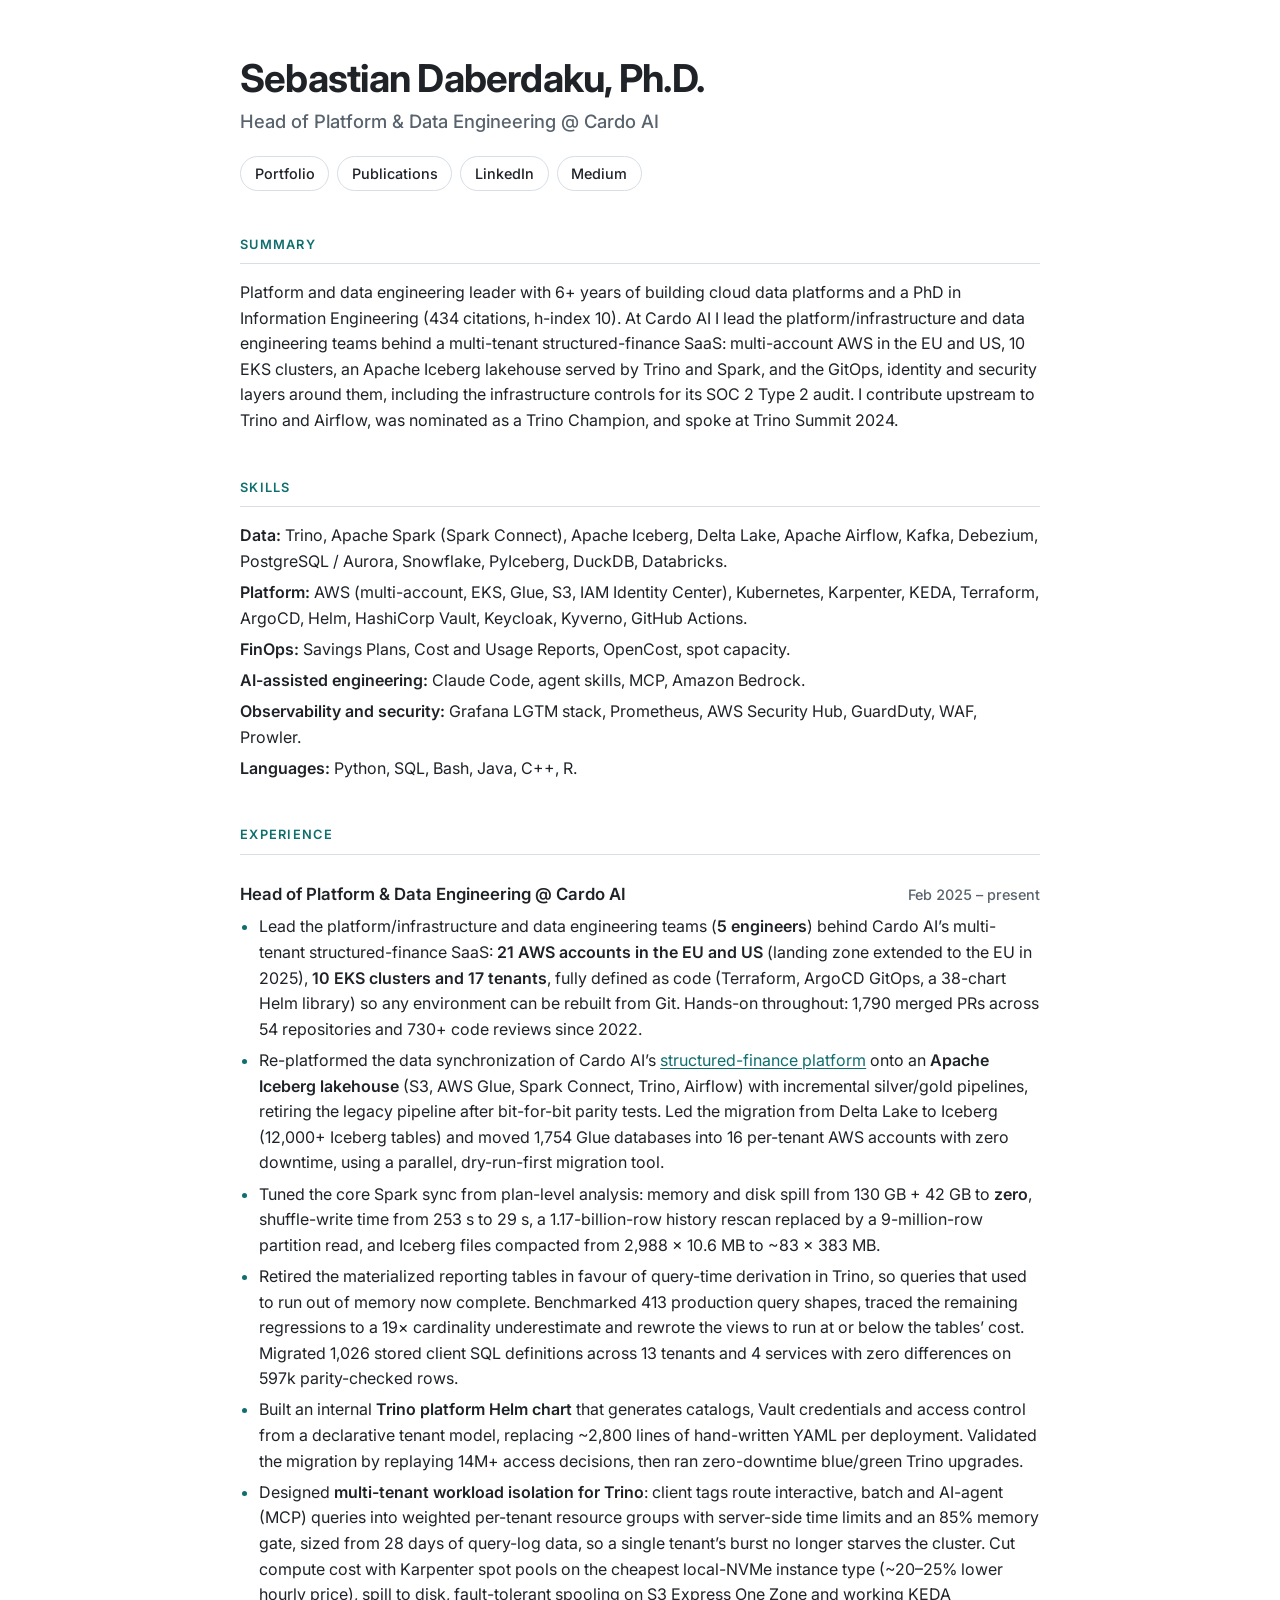
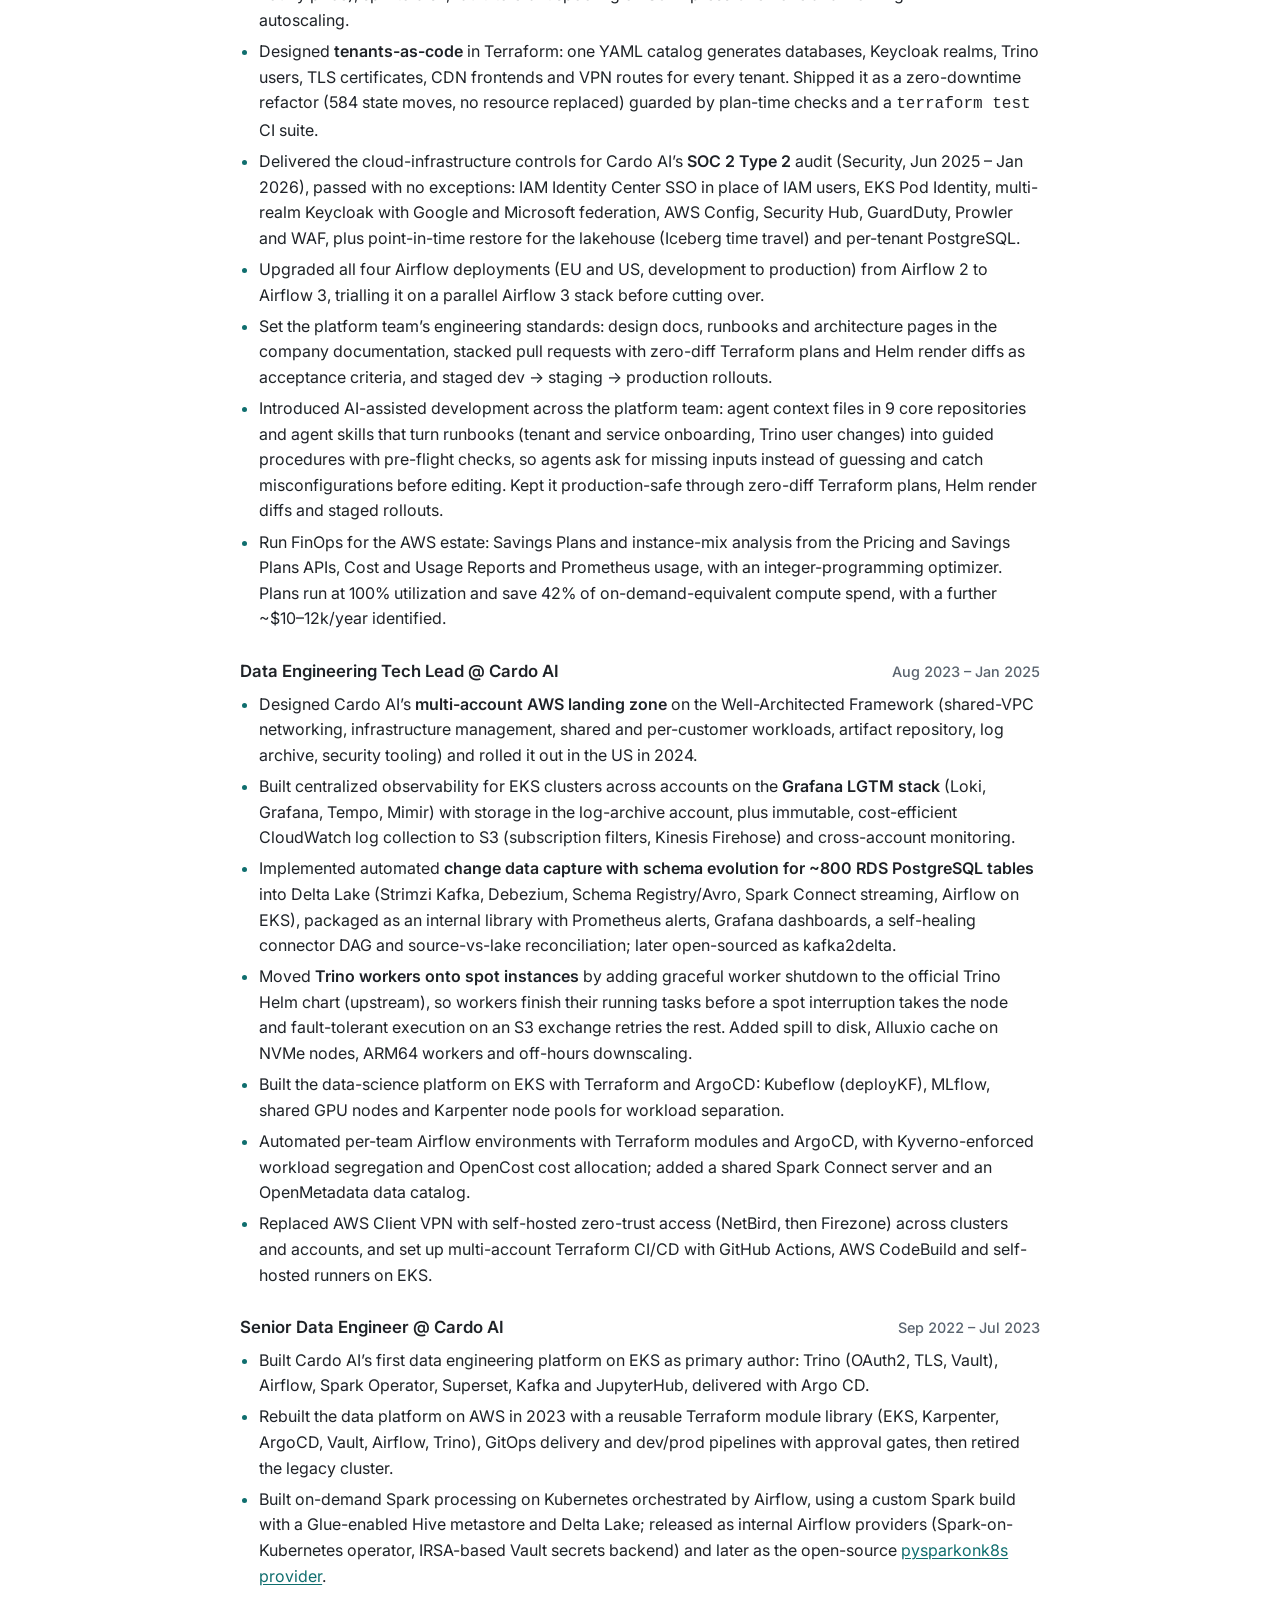
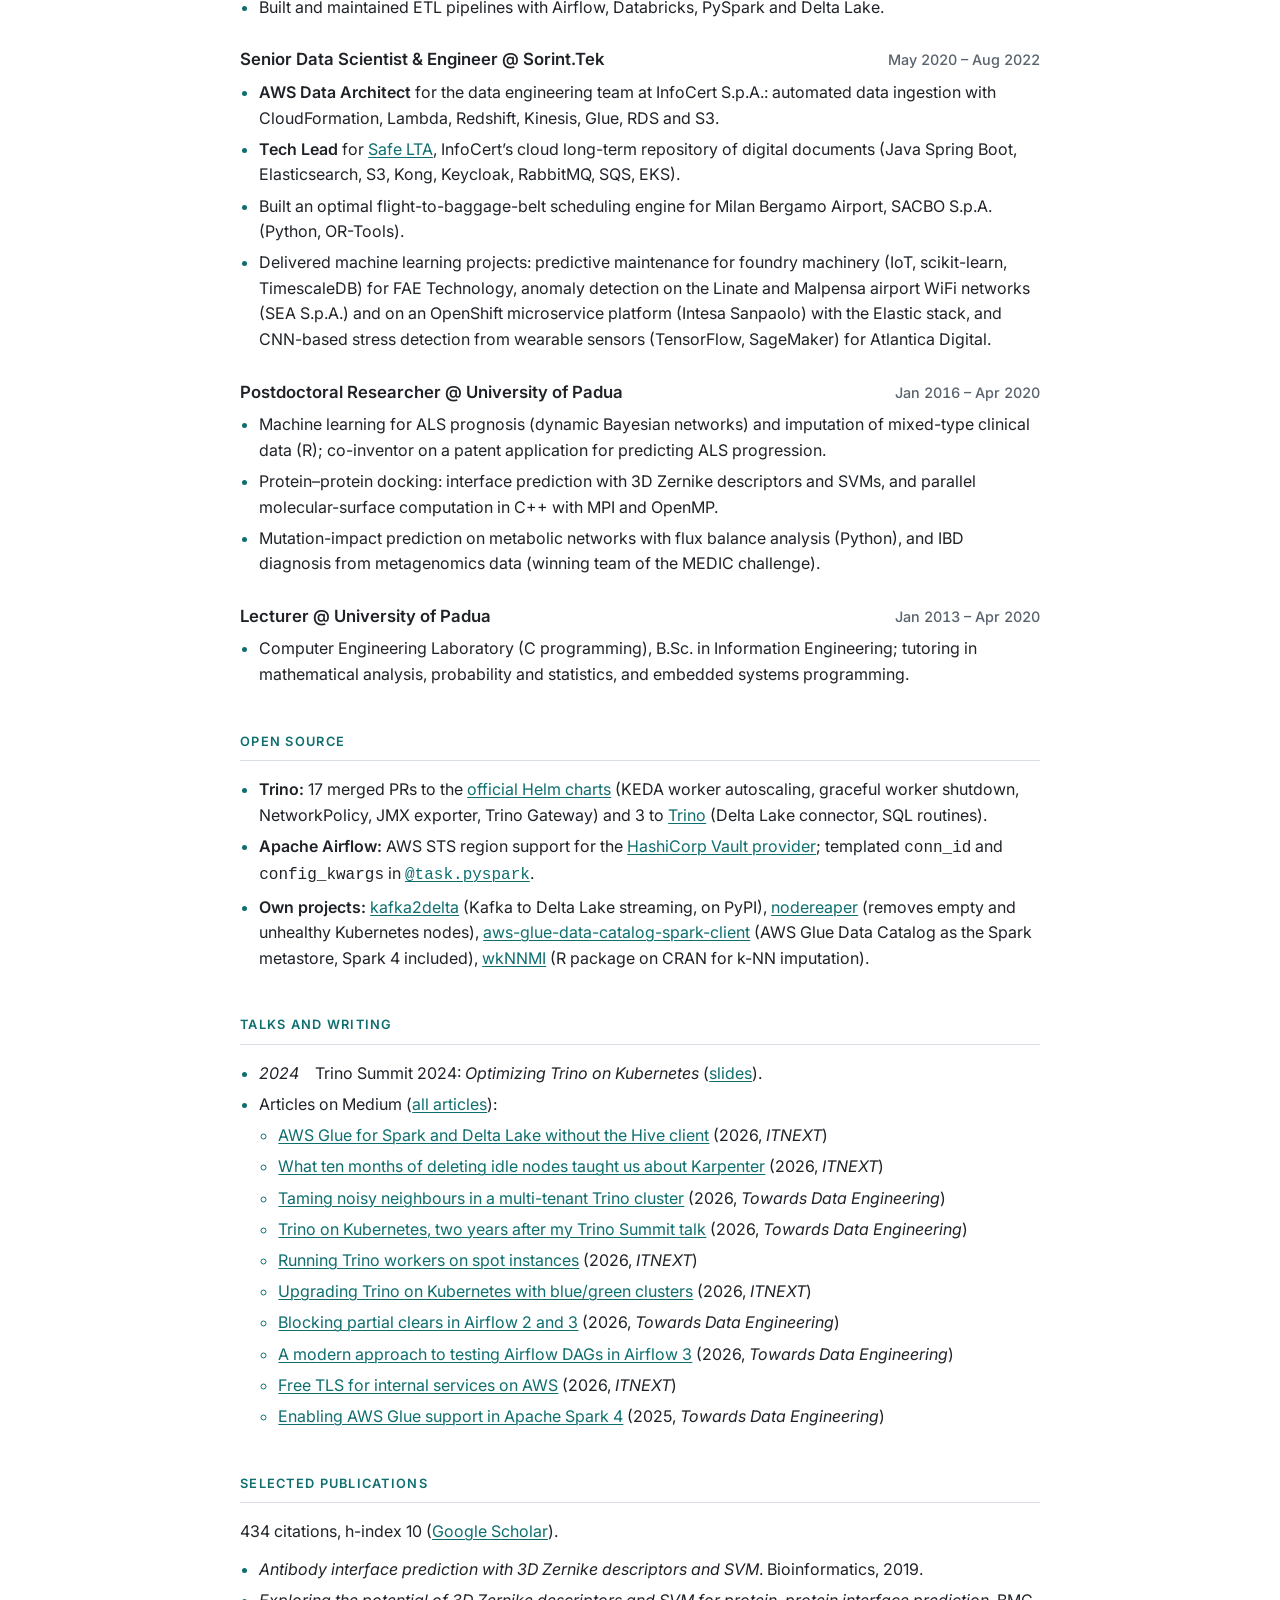
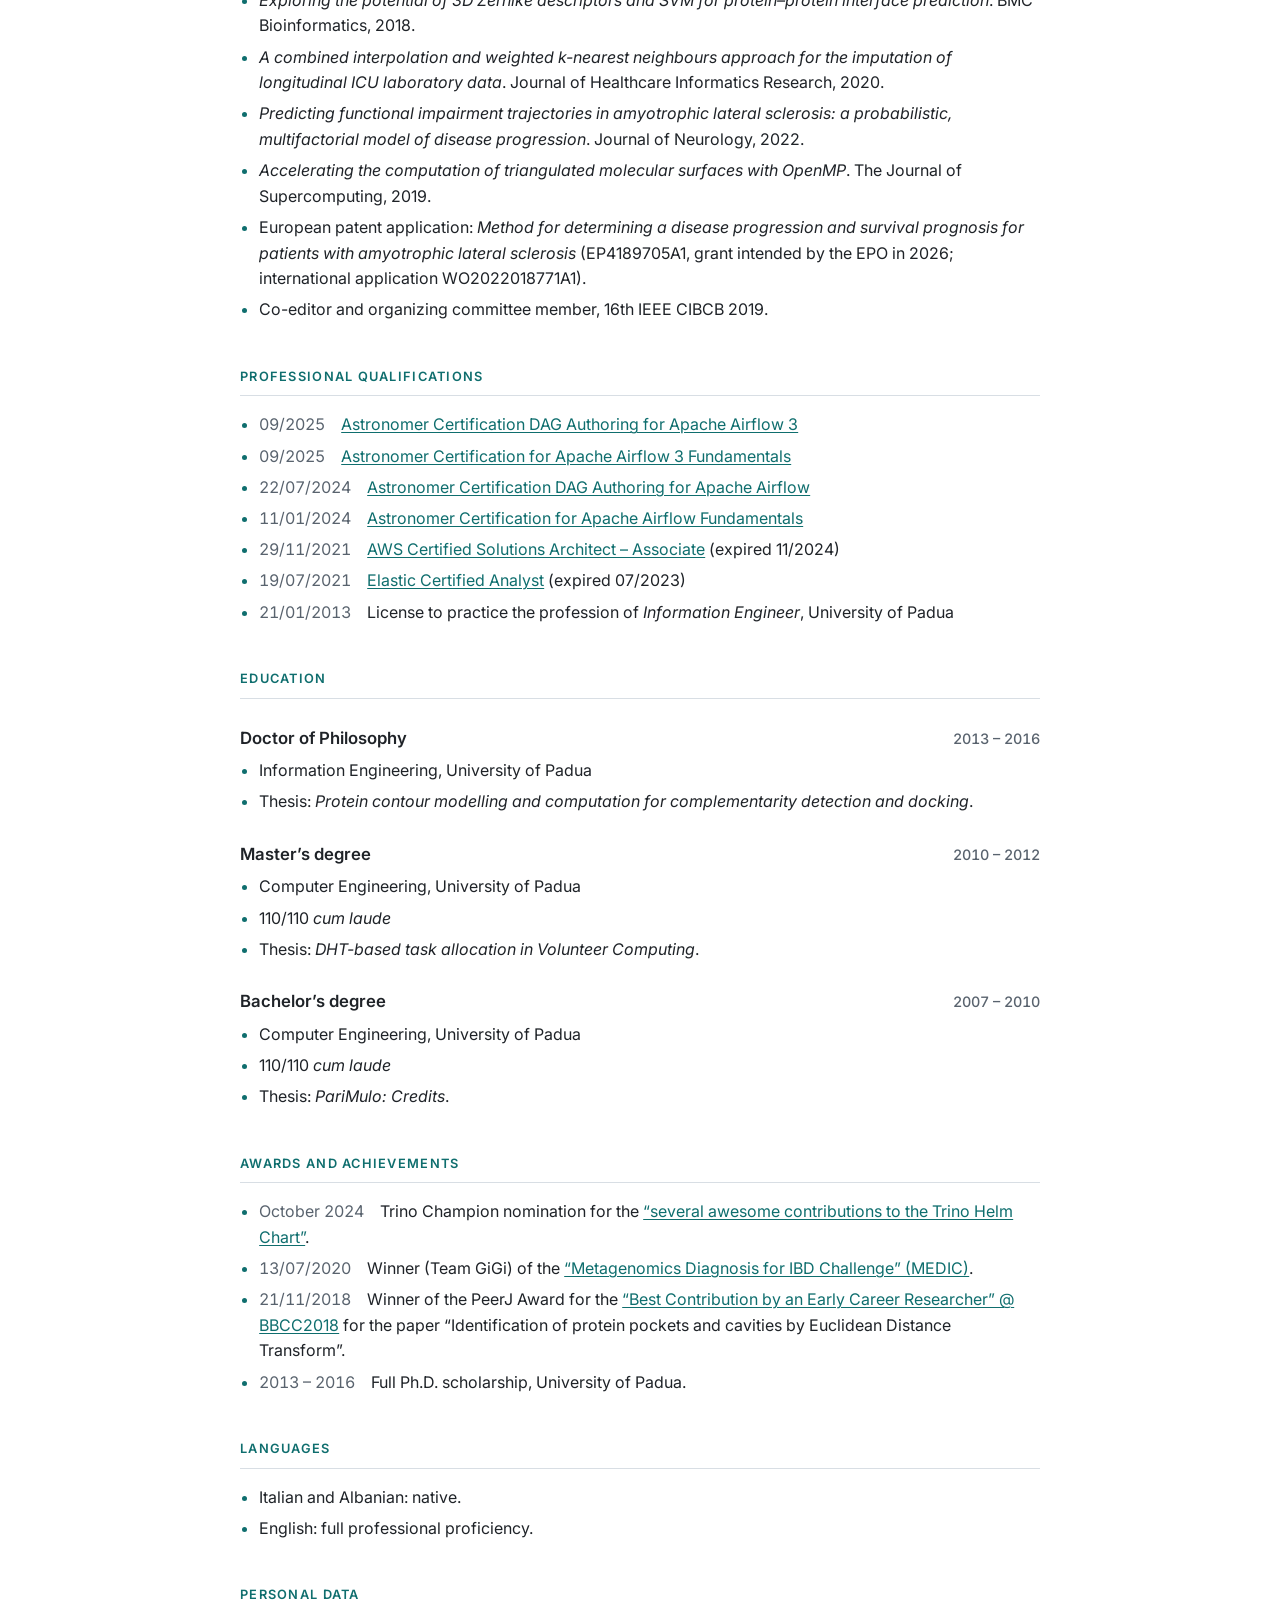
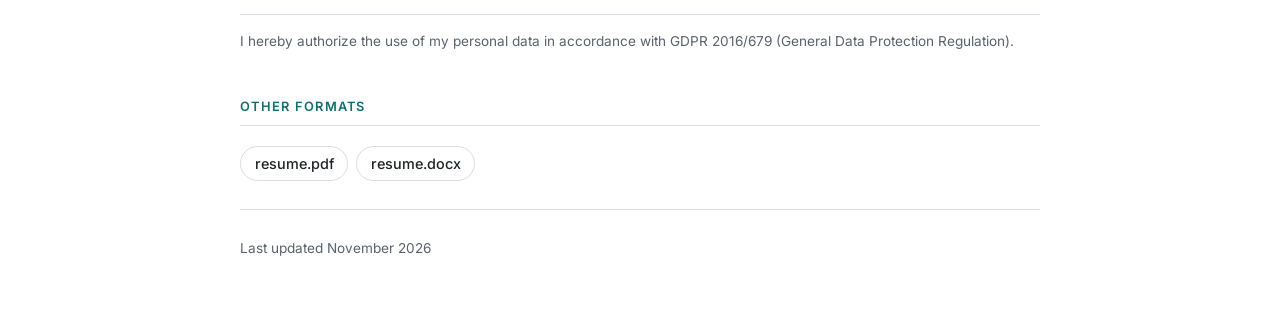
<file: index.html>
<!DOCTYPE html>
<html xmlns="http://www.w3.org/1999/xhtml" lang="" xml:lang="">
<head>
  <meta charset="utf-8" />
  <meta name="generator" content="pandoc" />
  <meta name="viewport" content="width=device-width, initial-scale=1.0, user-scalable=yes" />
  <title>Sebastian Daberdaku · Resume</title>
  <style>
    code{white-space: pre-wrap;}
    span.smallcaps{font-variant: small-caps;}
    span.underline{text-decoration: underline;}
    div.column{display: inline-block; vertical-align: top; width: 50%;}
    div.hanging-indent{margin-left: 1.5em; text-indent: -1.5em;}
    ul.task-list{list-style: none;}
  </style>
  <style type="text/css">
  /* Resume stylesheet for the HTML build. The PDF uses templates/template.tex instead. */
  @import url("https://fonts.googleapis.com/css2?family=Inter:wght@400;500;600;700&display=swap");

  :root {
      --bg: #ffffff;
      --fg: #1f2328;
      --muted: #59636e;
      --line: #d8dee4;
      --accent: #0f6e6e;
      --accent-soft: #e6f2f2;
      color-scheme: light;
  }
  @media (prefers-color-scheme: dark) {
      :root {
          --bg: #0f1418;
          --fg: #e6edf3;
          --muted: #9aa7b2;
          --line: #2b343c;
          --accent: #5cc8c8;
          --accent-soft: #15292b;
          color-scheme: dark;
      }
  }

  /* Page */
  html {
      background: var(--bg);
  }
  body {
      font-family: "Inter", "Helvetica Neue", Helvetica, Arial, sans-serif;
      font-size: 16px;
      line-height: 1.6;
      color: var(--fg);
      background: var(--bg);
      max-width: 50rem;
      margin: 0 auto;
      padding: 3.5rem 1.5rem 4rem;
      hyphens: manual;
  }
  @media (max-width: 600px) {
      body {
          font-size: 15px;
          padding: 2rem 1rem 3rem;
      }
  }

  /* Header: name, role (split from the title by the Lua filter) and links */
  h1 {
      font-size: 2.4rem;
      font-weight: 700;
      letter-spacing: -0.02em;
      line-height: 1.15;
      color: var(--fg);
      text-align: left;
      margin: 0;
  }
  .subtitle {
      font-size: 1.15rem;
      font-weight: 500;
      color: var(--muted);
      margin: 0.4rem 0 0;
  }
  hr {
      border: 0;
      border-top: 1px solid var(--line);
      margin: 1.75rem 0;
  }
  h1 + .subtitle + hr {
      display: none;
  }

  /* The link and download rows are pandoc tables; show them as rows of pills */
  hr + table,
  #other-formats + table {
      display: block;
      width: auto;
      margin: 1.25rem 0 0;
      border: 0;
  }
  hr + table colgroup,
  #other-formats + table colgroup,
  hr + table tbody,
  #other-formats + table tbody {
      display: none;
  }
  hr + table thead,
  hr + table tr,
  #other-formats + table thead,
  #other-formats + table tr {
      display: flex;
      flex-wrap: wrap;
      gap: 0.5rem;
      border: 0;
  }
  hr + table th,
  #other-formats + table th {
      display: block;
      padding: 0;
      border: 0;
      font-weight: 500;
  }
  hr + table a,
  #other-formats + table a {
      display: inline-block;
      padding: 0.3rem 0.85rem;
      border: 1px solid var(--line);
      border-radius: 999px;
      color: var(--fg);
      font-size: 0.9rem;
      text-decoration: none;
      text-transform: capitalize;
  }
  hr + table a:hover,
  #other-formats + table a:hover {
      border-color: var(--accent);
      color: var(--accent);
      background: var(--accent-soft);
  }
  #other-formats + table a {
      text-transform: none;
  }

  /* Section titles */
  h2 {
      font-size: 0.8rem;
      font-weight: 600;
      letter-spacing: 0.1em;
      text-transform: uppercase;
      color: var(--accent);
      margin: 2.75rem 0 1rem;
      padding-bottom: 0.5rem;
      border-bottom: 1px solid var(--line);
  }

  /* Role and degree headings: the Lua filter emits "<span>title</span><span>dates</span>" */
  h3 {
      display: flex;
      flex-wrap: wrap;
      justify-content: space-between;
      align-items: baseline;
      gap: 0.15rem 1rem;
      font-size: 1.05rem;
      font-weight: 600;
      line-height: 1.4;
      color: var(--fg);
      margin: 1.75rem 0 0.5rem;
  }
  h3 span:last-child {
      font-size: 0.9rem;
      font-weight: 500;
      color: var(--muted);
      font-variant-numeric: tabular-nums;
      white-space: nowrap;
  }

  /* Text */
  p {
      margin: 0 0 0.75rem;
  }
  ul {
      margin: 0 0 0.5rem;
      padding-left: 1.2rem;
  }
  li {
      margin: 0.35rem 0;
  }
  li::marker {
      color: var(--accent);
  }
  ul ul {
      margin-top: 0.25rem;
  }
  strong {
      font-weight: 600;
  }
  a {
      color: var(--accent);
      text-decoration: underline;
      text-decoration-thickness: 1px;
      text-underline-offset: 2px;
  }
  a:hover {
      text-decoration-thickness: 2px;
  }

  /* Skills: one line per group, no bullets */
  #skills + ul {
      list-style: none;
      padding: 0;
  }

  /* Dates leading a list item ("*09/2025* &ensp; ..."); limited to the sections built that way, because
     CSS can't tell a leading <em> from one that follows plain text, like "Thesis: *...*" */
  #professional-qualifications + ul > li > em:first-child,
  #awards-and-achievements + ul > li > em:first-child {
      font-style: normal;
      color: var(--muted);
      font-variant-numeric: tabular-nums;
  }

  /* Footer */
  #personal-data + p {
      font-size: 0.85em;
      color: var(--muted);
  }
  h4 {
      font-size: 0.85em;
      font-weight: 400;
      color: var(--muted);
      margin: 0;
  }
  h4::before {
      content: "Last updated ";
  }

  /* Printing, including the PDF build (make pdf prints this page with headless Chrome) */
  @page {
      size: A4;
      margin: 12mm 15mm;
  }
  @media print {
      body {
          font-size: 9.5pt;
          line-height: 1.4;
          max-width: none;
          padding: 0;
      }
      h1 {
          font-size: 22pt;
      }
      .subtitle {
          font-size: 11.5pt;
          margin-top: 2pt;
      }
      hr + table {
          margin-top: 8pt;
      }
      hr + table a {
          padding: 1pt 8pt;
          font-size: 8.5pt;
      }
      #other-formats,
      #other-formats + table {
          display: none;
      }
      h2 {
          margin: 14pt 0 6pt;
          padding-bottom: 3pt;
          font-size: 8pt;
          break-after: avoid;
      }
      hr {
          display: none;
      }
      h4 {
          margin-top: 6pt;
      }
      h3 {
          margin: 9pt 0 3pt;
          font-size: 10.5pt;
          break-after: avoid;
      }
      h3 span:last-child {
          font-size: 9pt;
      }
      p {
          margin-bottom: 4pt;
      }
      li {
          margin: 2pt 0;
      }
      li {
          break-inside: avoid;
      }
      a {
          color: inherit;
          text-decoration: none;
      }
  }
  </style>
  <meta name="description" content="Head of Platform &amp; Data Engineering at Cardo AI. Trino, Spark, Iceberg and Kubernetes on AWS; open source, talks and publications.">
  <!-- Link previews (LinkedIn, Slack, ...). og-image.png is a screenshot of this page's header, made by `make og` -->
  <meta property="og:type" content="profile">
  <meta property="og:title" content="Sebastian Daberdaku · Resume">
  <meta property="og:description" content="Head of Platform &amp; Data Engineering at Cardo AI. Trino, Spark, Iceberg and Kubernetes on AWS; open source, talks and publications.">
  <meta property="og:url" content="https://sdaberdaku.github.io/resume/">
  <meta property="og:image" content="https://sdaberdaku.github.io/resume/og-image.png">
  <meta property="og:image:width" content="1200">
  <meta property="og:image:height" content="630">
  <meta name="twitter:card" content="summary_large_image">
</head>
<body>
<h1 id="sebastian-daberdaku-ph.d.-head-of-platform-data-engineering-cardo-ai">Sebastian Daberdaku, Ph.D. </h1>
<div class="subtitle">
Head of Platform &amp; Data Engineering @ Cardo AI
</div>
<hr />
<table>
<thead>
<tr class="header">
<th style="text-align: center;"><a href="https://github.com/sdaberdaku" target="_blank">portfolio</a></th>
<th style="text-align: center;"><a href="https://scholar.google.com/citations?user=XpyjCaUAAAAJ" target="_blank">publications</a></th>
<th style="text-align: center;"><a href="https://www.linkedin.com/in/sebastian-daberdaku/" target="_blank">LinkedIn</a></th>
<th style="text-align: center;"><a href="https://medium.com/@sebastiandaberdaku" target="_blank">Medium</a></th>
</tr>
</thead>
<tbody>
</tbody>
</table>
<h2 id="summary">Summary</h2>
<p>Platform and data engineering leader with 6+ years of building cloud data platforms and a PhD in Information Engineering (434 citations, h-index 10). At Cardo AI I lead the platform/infrastructure and data engineering teams behind a multi-tenant structured-finance SaaS: multi-account AWS in the EU and US, 10 EKS clusters, an Apache Iceberg lakehouse served by Trino and Spark, and the GitOps, identity and security layers around them, including the infrastructure controls for its SOC 2 Type 2 audit. I contribute upstream to Trino and Airflow, was nominated as a Trino Champion, and spoke at Trino Summit 2024.</p>
<h2 id="skills">Skills</h2>
<ul>
<li><strong>Data:</strong> Trino, Apache Spark (Spark Connect), Apache Iceberg, Delta Lake, Apache Airflow, Kafka, Debezium, PostgreSQL / Aurora, Snowflake, PyIceberg, DuckDB, Databricks.</li>
<li><strong>Platform:</strong> AWS (multi-account, EKS, Glue, S3, IAM Identity Center), Kubernetes, Karpenter, KEDA, Terraform, ArgoCD, Helm, HashiCorp Vault, Keycloak, Kyverno, GitHub Actions.</li>
<li><strong>FinOps:</strong> Savings Plans, Cost and Usage Reports, OpenCost, spot capacity.</li>
<li><strong>AI-assisted engineering:</strong> Claude Code, agent skills, MCP, Amazon Bedrock.</li>
<li><strong>Observability and security:</strong> Grafana LGTM stack, Prometheus, AWS Security Hub, GuardDuty, WAF, Prowler.</li>
<li><strong>Languages:</strong> Python, SQL, Bash, Java, C++, R.</li>
</ul>
<h2 id="experience">Experience</h2>
<h3 id="feb-2025-present-head-of-platform-data-engineering-cardo-ai"><span>Head of Platform &amp; Data Engineering @ Cardo AI</span><span>Feb 2025 – present</span></h3>
<ul>
<li>Lead the platform/infrastructure and data engineering teams (<strong>5 engineers</strong>) behind Cardo AI’s multi-tenant structured-finance SaaS: <strong>21 AWS accounts in the EU and US</strong> (landing zone extended to the EU in 2025), <strong>10 EKS clusters and 17 tenants</strong>, fully defined as code (Terraform, ArgoCD GitOps, a 38-chart Helm library) so any environment can be rebuilt from Git. Hands-on throughout: 1,790 merged PRs across 54 repositories and 730+ code reviews since 2022.</li>
<li>Re-platformed the data synchronization of Cardo AI’s <a href="https://cardoai.com/solutions/by-product/" target="_blank">structured-finance platform</a> onto an <strong>Apache Iceberg lakehouse</strong> (S3, AWS Glue, Spark Connect, Trino, Airflow) with incremental silver/gold pipelines, retiring the legacy pipeline after bit-for-bit parity tests. Led the migration from Delta Lake to Iceberg (12,000+ Iceberg tables) and moved 1,754 Glue databases into 16 per-tenant AWS accounts with zero downtime, using a parallel, dry-run-first migration tool.</li>
<li>Tuned the core Spark sync from plan-level analysis: memory and disk spill from 130 GB + 42 GB to <strong>zero</strong>, shuffle-write time from 253 s to 29 s, a 1.17-billion-row history rescan replaced by a 9-million-row partition read, and Iceberg files compacted from 2,988 × 10.6 MB to ~83 × 383 MB.</li>
<li>Retired the materialized reporting tables in favour of query-time derivation in Trino, so queries that used to run out of memory now complete. Benchmarked 413 production query shapes, traced the remaining regressions to a 19× cardinality underestimate and rewrote the views to run at or below the tables’ cost. Migrated 1,026 stored client SQL definitions across 13 tenants and 4 services with zero differences on 597k parity-checked rows.</li>
<li>Built an internal <strong>Trino platform Helm chart</strong> that generates catalogs, Vault credentials and access control from a declarative tenant model, replacing ~2,800 lines of hand-written YAML per deployment. Validated the migration by replaying 14M+ access decisions, then ran zero-downtime blue/green Trino upgrades.</li>
<li>Designed <strong>multi-tenant workload isolation for Trino</strong>: client tags route interactive, batch and AI-agent (MCP) queries into weighted per-tenant resource groups with server-side time limits and an 85% memory gate, sized from 28 days of query-log data, so a single tenant’s burst no longer starves the cluster. Cut compute cost with Karpenter spot pools on the cheapest local-NVMe instance type (~20–25% lower hourly price), spill to disk, fault-tolerant spooling on S3 Express One Zone and working KEDA autoscaling.</li>
<li>Designed <strong>tenants-as-code</strong> in Terraform: one YAML catalog generates databases, Keycloak realms, Trino users, TLS certificates, CDN frontends and VPN routes for every tenant. Shipped it as a zero-downtime refactor (584 state moves, no resource replaced) guarded by plan-time checks and a <code>terraform test</code> CI suite.</li>
<li>Delivered the cloud-infrastructure controls for Cardo AI’s <strong>SOC 2 Type 2</strong> audit (Security, Jun 2025 – Jan 2026), passed with no exceptions: IAM Identity Center SSO in place of IAM users, EKS Pod Identity, multi-realm Keycloak with Google and Microsoft federation, AWS Config, Security Hub, GuardDuty, Prowler and WAF, plus point-in-time restore for the lakehouse (Iceberg time travel) and per-tenant PostgreSQL.</li>
<li>Upgraded all four Airflow deployments (EU and US, development to production) from Airflow 2 to Airflow 3, trialling it on a parallel Airflow 3 stack before cutting over.</li>
<li>Set the platform team’s engineering standards: design docs, runbooks and architecture pages in the company documentation, stacked pull requests with zero-diff Terraform plans and Helm render diffs as acceptance criteria, and staged dev → staging → production rollouts.</li>
<li>Introduced AI-assisted development across the platform team: agent context files in 9 core repositories and agent skills that turn runbooks (tenant and service onboarding, Trino user changes) into guided procedures with pre-flight checks, so agents ask for missing inputs instead of guessing and catch misconfigurations before editing. Kept it production-safe through zero-diff Terraform plans, Helm render diffs and staged rollouts.</li>
<li>Run FinOps for the AWS estate: Savings Plans and instance-mix analysis from the Pricing and Savings Plans APIs, Cost and Usage Reports and Prometheus usage, with an integer-programming optimizer. Plans run at 100% utilization and save 42% of on-demand-equivalent compute spend, with a further ~$10–12k/year identified.</li>
</ul>
<h3 id="aug-2023-jan-2025-data-engineering-tech-lead-cardo-ai"><span>Data Engineering Tech Lead @ Cardo AI</span><span>Aug 2023 – Jan 2025</span></h3>
<ul>
<li>Designed Cardo AI’s <strong>multi-account AWS landing zone</strong> on the Well-Architected Framework (shared-VPC networking, infrastructure management, shared and per-customer workloads, artifact repository, log archive, security tooling) and rolled it out in the US in 2024.</li>
<li>Built centralized observability for EKS clusters across accounts on the <strong>Grafana LGTM stack</strong> (Loki, Grafana, Tempo, Mimir) with storage in the log-archive account, plus immutable, cost-efficient CloudWatch log collection to S3 (subscription filters, Kinesis Firehose) and cross-account monitoring.</li>
<li>Implemented automated <strong>change data capture with schema evolution for ~800 RDS PostgreSQL tables</strong> into Delta Lake (Strimzi Kafka, Debezium, Schema Registry/Avro, Spark Connect streaming, Airflow on EKS), packaged as an internal library with Prometheus alerts, Grafana dashboards, a self-healing connector DAG and source-vs-lake reconciliation; later open-sourced as kafka2delta.</li>
<li>Moved <strong>Trino workers onto spot instances</strong> by adding graceful worker shutdown to the official Trino Helm chart (upstream), so workers finish their running tasks before a spot interruption takes the node and fault-tolerant execution on an S3 exchange retries the rest. Added spill to disk, Alluxio cache on NVMe nodes, ARM64 workers and off-hours downscaling.</li>
<li>Built the data-science platform on EKS with Terraform and ArgoCD: Kubeflow (deployKF), MLflow, shared GPU nodes and Karpenter node pools for workload separation.</li>
<li>Automated per-team Airflow environments with Terraform modules and ArgoCD, with Kyverno-enforced workload segregation and OpenCost cost allocation; added a shared Spark Connect server and an OpenMetadata data catalog.</li>
<li>Replaced AWS Client VPN with self-hosted zero-trust access (NetBird, then Firezone) across clusters and accounts, and set up multi-account Terraform CI/CD with GitHub Actions, AWS CodeBuild and self-hosted runners on EKS.</li>
</ul>
<h3 id="sep-2022-jul-2023-senior-data-engineer-cardo-ai"><span>Senior Data Engineer @ Cardo AI</span><span>Sep 2022 – Jul 2023</span></h3>
<ul>
<li>Built Cardo AI’s first data engineering platform on EKS as primary author: Trino (OAuth2, TLS, Vault), Airflow, Spark Operator, Superset, Kafka and JupyterHub, delivered with Argo CD.</li>
<li>Rebuilt the data platform on AWS in 2023 with a reusable Terraform module library (EKS, Karpenter, ArgoCD, Vault, Airflow, Trino), GitOps delivery and dev/prod pipelines with approval gates, then retired the legacy cluster.</li>
<li>Built on-demand Spark processing on Kubernetes orchestrated by Airflow, using a custom Spark build with a Glue-enabled Hive metastore and Delta Lake; released as internal Airflow providers (Spark-on-Kubernetes operator, IRSA-based Vault secrets backend) and later as the open-source <a href="https://github.com/sdaberdaku/apache-airflow-providers-pysparkonk8s" target="_blank">pysparkonk8s provider</a>.</li>
<li>Built and maintained ETL pipelines with Airflow, Databricks, PySpark and Delta Lake.</li>
</ul>
<h3 id="may-2020-aug-2022-senior-data-scientist-engineer-sorint.tek"><span>Senior Data Scientist &amp; Engineer @ Sorint.Tek</span><span>May 2020 – Aug 2022</span></h3>
<ul>
<li><strong>AWS Data Architect</strong> for the data engineering team at InfoCert S.p.A.: automated data ingestion with CloudFormation, Lambda, Redshift, Kinesis, Glue, RDS and S3.</li>
<li><strong>Tech Lead</strong> for <a href="https://developers.infocert.digital/safe-lta/" target="_blank">Safe LTA</a>, InfoCert’s cloud long-term repository of digital documents (Java Spring Boot, Elasticsearch, S3, Kong, Keycloak, RabbitMQ, SQS, EKS).</li>
<li>Built an optimal flight-to-baggage-belt scheduling engine for Milan Bergamo Airport, SACBO S.p.A. (Python, OR-Tools).</li>
<li>Delivered machine learning projects: predictive maintenance for foundry machinery (IoT, scikit-learn, TimescaleDB) for FAE Technology, anomaly detection on the Linate and Malpensa airport WiFi networks (SEA S.p.A.) and on an OpenShift microservice platform (Intesa Sanpaolo) with the Elastic stack, and CNN-based stress detection from wearable sensors (TensorFlow, SageMaker) for Atlantica Digital.</li>
</ul>
<h3 id="jan-2016-apr-2020-postdoctoral-researcher-university-of-padua"><span>Postdoctoral Researcher @ University of Padua</span><span>Jan 2016 – Apr 2020</span></h3>
<ul>
<li>Machine learning for ALS prognosis (dynamic Bayesian networks) and imputation of mixed-type clinical data (R); co-inventor on a patent application for predicting ALS progression.</li>
<li>Protein–protein docking: interface prediction with 3D Zernike descriptors and SVMs, and parallel molecular-surface computation in C++ with MPI and OpenMP.</li>
<li>Mutation-impact prediction on metabolic networks with flux balance analysis (Python), and IBD diagnosis from metagenomics data (winning team of the MEDIC challenge).</li>
</ul>
<h3 id="jan-2013-apr-2020-lecturer-university-of-padua"><span>Lecturer @ University of Padua</span><span>Jan 2013 – Apr 2020</span></h3>
<ul>
<li>Computer Engineering Laboratory (C programming), B.Sc. in Information Engineering; tutoring in mathematical analysis, probability and statistics, and embedded systems programming.</li>
</ul>
<h2 id="open-source">Open Source</h2>
<ul>
<li><strong>Trino:</strong> 17 merged PRs to the <a href="https://github.com/trinodb/charts/pulls?q=is%3Apr+author%3Asdaberdaku+is%3Amerged" target="_blank">official Helm charts</a> (KEDA worker autoscaling, graceful worker shutdown, NetworkPolicy, JMX exporter, Trino Gateway) and 3 to <a href="https://github.com/trinodb/trino/pulls?q=is%3Apr+author%3Asdaberdaku+is%3Amerged" target="_blank">Trino</a> (Delta Lake connector, SQL routines).</li>
<li><strong>Apache Airflow:</strong> AWS STS region support for the <a href="https://github.com/apache/airflow/pull/47495" target="_blank">HashiCorp Vault provider</a>; templated <code>conn_id</code> and <code>config_kwargs</code> in <a href="https://github.com/apache/airflow/pull/75764" target="_blank"><code>@task.pyspark</code></a>.</li>
<li><strong>Own projects:</strong> <a href="https://github.com/sdaberdaku/kafka2delta" target="_blank">kafka2delta</a> (Kafka to Delta Lake streaming, on PyPI), <a href="https://github.com/sdaberdaku/nodereaper" target="_blank">nodereaper</a> (removes empty and unhealthy Kubernetes nodes), <a href="https://github.com/sdaberdaku/aws-glue-data-catalog-spark-client" target="_blank">aws-glue-data-catalog-spark-client</a> (AWS Glue Data Catalog as the Spark metastore, Spark 4 included), <a href="https://cran.r-project.org/package=wkNNMI" target="_blank">wkNNMI</a> (R package on CRAN for k-NN imputation).</li>
</ul>
<h2 id="talks-and-writing">Talks and Writing</h2>
<ul>
<li><em>2024</em>   Trino Summit 2024: <em>Optimizing Trino on Kubernetes</em> (<a href="https://sdaberdaku.github.io/optimizing-trino-on-k8s/" target="_blank">slides</a>).</li>
<li>Articles on Medium (<a href="https://medium.com/@sebastiandaberdaku" target="_blank">all articles</a>):
<ul>
<li><a href="https://itnext.io/aws-glue-for-spark-and-delta-lake-without-the-hive-client-61c29e4db39d" target="_blank">AWS Glue for Spark and Delta Lake without the Hive client</a> (2026, <em>ITNEXT</em>)</li>
<li><a href="https://itnext.io/what-ten-months-of-deleting-idle-nodes-taught-us-about-karpenter-df79f445b02d" target="_blank">What ten months of deleting idle nodes taught us about Karpenter</a> (2026, <em>ITNEXT</em>)</li>
<li><a href="https://medium.com/towards-data-engineering/taming-noisy-neighbours-in-a-multi-tenant-trino-cluster-d34b98d42305" target="_blank">Taming noisy neighbours in a multi-tenant Trino cluster</a> (2026, <em>Towards Data Engineering</em>)</li>
<li><a href="https://medium.com/towards-data-engineering/trino-on-kubernetes-two-years-after-my-trino-summit-talk-e8a41db8486e" target="_blank">Trino on Kubernetes, two years after my Trino Summit talk</a> (2026, <em>Towards Data Engineering</em>)</li>
<li><a href="https://itnext.io/running-trino-workers-on-spot-instances-29ab409ed5ae" target="_blank">Running Trino workers on spot instances</a> (2026, <em>ITNEXT</em>)</li>
<li><a href="https://itnext.io/upgrading-trino-on-kubernetes-with-blue-green-clusters-62adf8e15ab1" target="_blank">Upgrading Trino on Kubernetes with blue/green clusters</a> (2026, <em>ITNEXT</em>)</li>
<li><a href="https://medium.com/towards-data-engineering/blocking-partial-clears-in-airflow-2-and-3-e6b54111dd4f" target="_blank">Blocking partial clears in Airflow 2 and 3</a> (2026, <em>Towards Data Engineering</em>)</li>
<li><a href="https://medium.com/towards-data-engineering/a-modern-approach-to-testing-airflow-dags-in-airflow-3-c6912c493396" target="_blank">A modern approach to testing Airflow DAGs in Airflow 3</a> (2026, <em>Towards Data Engineering</em>)</li>
<li><a href="https://itnext.io/free-tls-for-internal-services-on-aws-34550740ed15" target="_blank">Free TLS for internal services on AWS</a> (2026, <em>ITNEXT</em>)</li>
<li><a href="https://medium.com/towards-data-engineering/enabling-aws-glue-support-in-apache-spark-4-2c1fca7a7149" target="_blank">Enabling AWS Glue support in Apache Spark 4</a> (2025, <em>Towards Data Engineering</em>)</li>
</ul></li>
</ul>
<h2 id="selected-publications">Selected Publications</h2>
<p>434 citations, h-index 10 (<a href="https://scholar.google.com/citations?user=XpyjCaUAAAAJ" target="_blank">Google Scholar</a>).</p>
<ul>
<li><em>Antibody interface prediction with 3D Zernike descriptors and SVM</em>. Bioinformatics, 2019.</li>
<li><em>Exploring the potential of 3D Zernike descriptors and SVM for protein–protein interface prediction</em>. BMC Bioinformatics, 2018.</li>
<li><em>A combined interpolation and weighted k-nearest neighbours approach for the imputation of longitudinal ICU laboratory data</em>. Journal of Healthcare Informatics Research, 2020.</li>
<li><em>Predicting functional impairment trajectories in amyotrophic lateral sclerosis: a probabilistic, multifactorial model of disease progression</em>. Journal of Neurology, 2022.</li>
<li><em>Accelerating the computation of triangulated molecular surfaces with OpenMP</em>. The Journal of Supercomputing, 2019.</li>
<li>European patent application: <em>Method for determining a disease progression and survival prognosis for patients with amyotrophic lateral sclerosis</em> (EP4189705A1, grant intended by the EPO in 2026; international application WO2022018771A1).</li>
<li>Co-editor and organizing committee member, 16th IEEE CIBCB 2019.</li>
</ul>
<h2 id="professional-qualifications">Professional Qualifications</h2>
<ul>
<li><em>09/2025</em>   <a href="https://www.credly.com/badges/ad3f86d0-abf2-4040-9d21-70c945657aec" target="_blank">Astronomer Certification DAG Authoring for Apache Airflow 3</a></li>
<li><em>09/2025</em>   <a href="https://www.credly.com/badges/b5caf4c9-ff5c-4a25-89aa-46d4824a356c" target="_blank">Astronomer Certification for Apache Airflow 3 Fundamentals</a></li>
<li><em>22/07/2024</em>   <a href="https://www.credly.com/badges/cee6799e-a894-4b07-9dcd-76692a018806" target="_blank">Astronomer Certification DAG Authoring for Apache Airflow</a></li>
<li><em>11/01/2024</em>   <a href="https://www.credly.com/badges/184f3897-c798-4494-b67c-10952a2fa147" target="_blank">Astronomer Certification for Apache Airflow Fundamentals</a></li>
<li><em>29/11/2021</em>   <a href="https://www.credly.com/badges/ce36cfb1-e1d5-49fb-9b17-1716044a1aab" target="_blank">AWS Certified Solutions Architect – Associate</a> (expired 11/2024)</li>
<li><em>19/07/2021</em>   <a href="https://certified.elastic.co/48983e79-cd04-42a9-bc27-de286efd2e45" target="_blank">Elastic Certified Analyst</a> (expired 07/2023)</li>
<li><em>21/01/2013</em>   License to practice the profession of <em>Information Engineer</em>, University of Padua</li>
</ul>
<h2 id="education">Education</h2>
<h3 id="doctor-of-philosophy"><span>Doctor of Philosophy</span><span>2013 – 2016</span></h3>
<ul>
<li>Information Engineering, University of Padua</li>
<li>Thesis: <em>Protein contour modelling and computation for complementarity detection and docking</em>.</li>
</ul>
<h3 id="masters-degree"><span>Master’s degree</span><span>2010 – 2012</span></h3>
<ul>
<li>Computer Engineering, University of Padua</li>
<li>110/110 <em>cum laude</em></li>
<li>Thesis: <em>DHT-based task allocation in Volunteer Computing</em>.</li>
</ul>
<h3 id="bachelors-degree"><span>Bachelor’s degree</span><span>2007 – 2010</span></h3>
<ul>
<li>Computer Engineering, University of Padua</li>
<li>110/110 <em>cum laude</em></li>
<li>Thesis: <em>PariMulo: Credits</em>.</li>
</ul>
<h2 id="awards-and-achievements">Awards and Achievements</h2>
<ul>
<li><em>October 2024</em>   Trino Champion nomination for the <a href="https://web.archive.org/web/20260421141034/https://www.starburst.io/community/trino-champions/" target="_blank">“several awesome contributions to the Trino Helm Chart”</a>.</li>
<li><em>13/07/2020</em>   Winner (Team GiGi) of the <a href="https://www.dei.unipd.it/premiriconoscimenti" target="_blank">“Metagenomics Diagnosis for IBD Challenge” (MEDIC)</a>.</li>
<li><em>21/11/2018</em>   Winner of the PeerJ Award for the <a href="https://peerj.com/blog/post/115284881098/congratulations-to-the-first-round-of-peerj-award-winners" target="_blank">“Best Contribution by an Early Career Researcher” @ BBCC2018</a> for the paper “Identification of protein pockets and cavities by Euclidean Distance Transform”.</li>
<li><em>2013 – 2016</em>   Full Ph.D. scholarship, University of Padua.</li>
</ul>
<h2 id="languages">Languages</h2>
<ul>
<li>Italian and Albanian: native.</li>
<li>English: full professional proficiency.</li>
</ul>
<h2 id="personal-data">Personal Data</h2>
<p>I hereby authorize the use of my personal data in accordance with GDPR 2016/679 (General Data Protection Regulation).</p>
<h2 id="other-formats">Other formats</h2>
<table>
<thead>
<tr class="header">
<th style="text-align: center;"><a href="resume.pdf">resume.pdf</a></th>
<th style="text-align: center;"><a href="resume.docx">resume.docx</a></th>
</tr>
</thead>
<tbody>
</tbody>
</table>
<hr />
<h4 id="november-2026">November 2026</h4>
</body>
</html>
</file>
